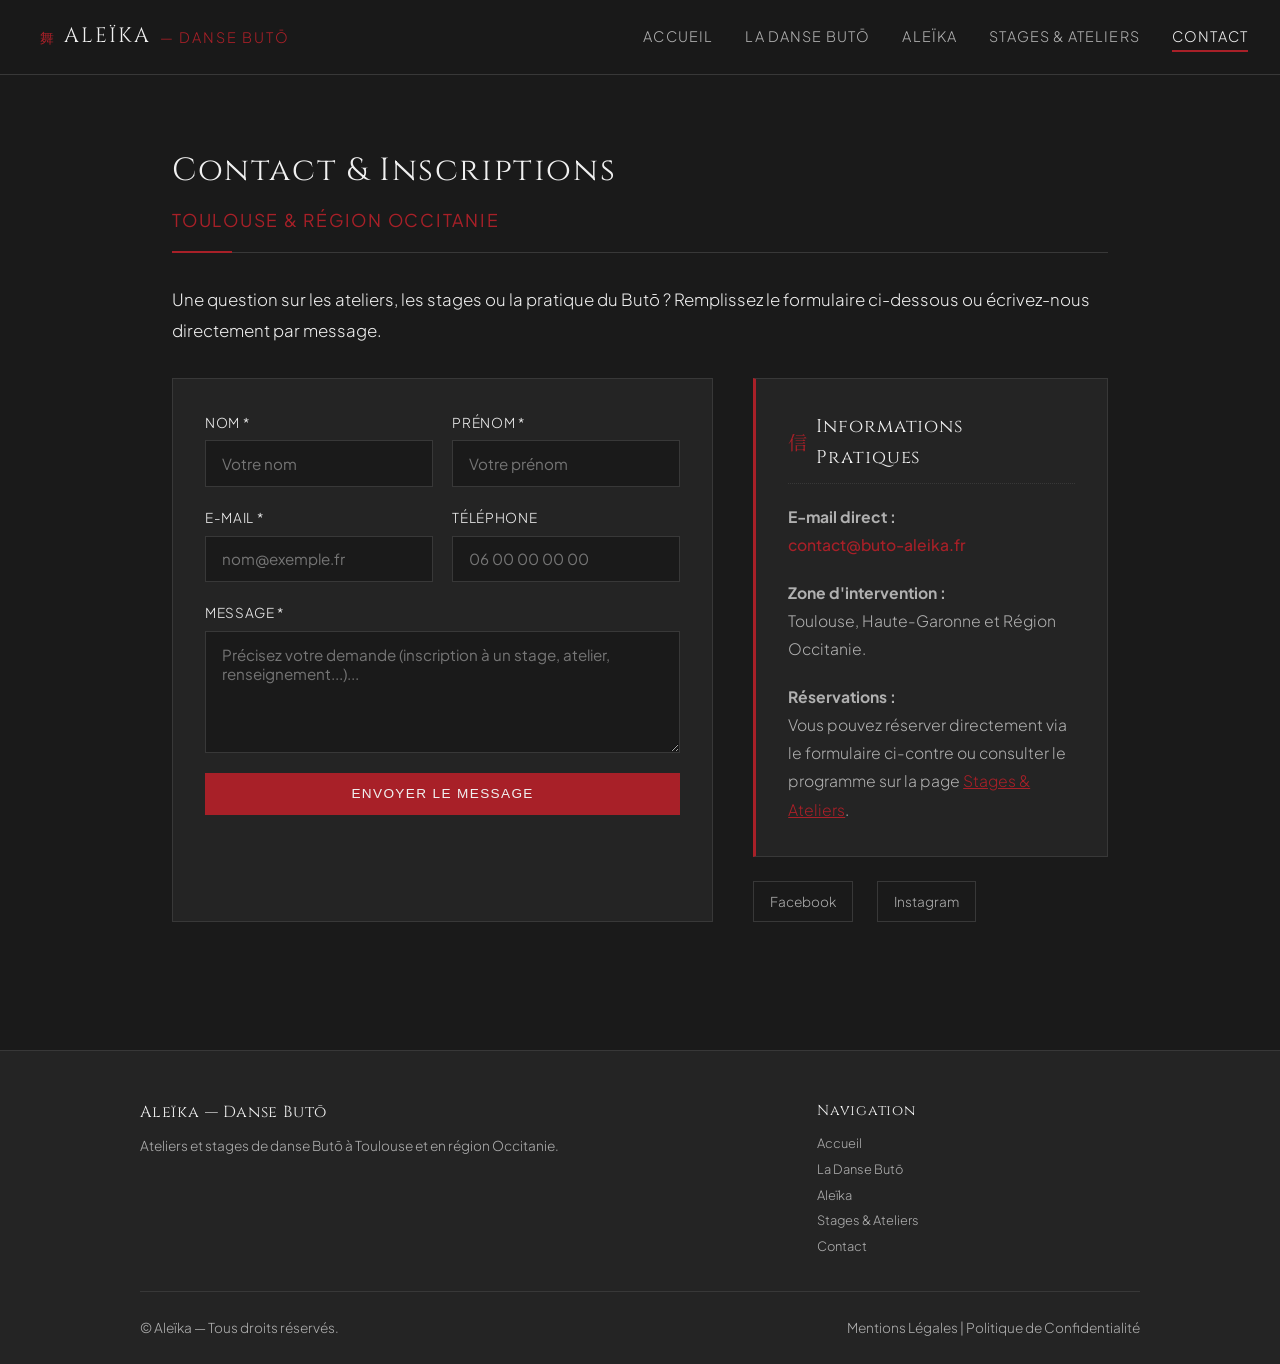
<file: contact.html>
<!DOCTYPE html>
<html lang="fr">
<head>
  <meta charset="UTF-8">
  <meta name="viewport" content="width=device-width, initial-scale=1.0">
  <title>Contact & Inscriptions — Danse Butō Toulouse | Aleïka</title>
  <meta name="description" content="Inscrivez-vous aux cours et stages de danse Butō à Toulouse & Occitanie. Contactez Aleïka pour toute information.">
  <link rel="canonical" href="https://buto-aleika.fr/contact.html">
  
  <link rel="preconnect" href="https://fonts.googleapis.com">
  <link rel="preconnect" href="https://fonts.gstatic.com" crossorigin>
  <link href="https://fonts.googleapis.com/css2?family=Cinzel:wght@400;600&family=Noto+Serif+JP:wght@300;400;600&family=Plus+Jakarta+Sans:wght@300;400;500;600&display=swap" rel="stylesheet">
  <link rel="stylesheet" href="style.css">
</head>
<body>

  <!-- Menu dynamique généré par components.js -->
  <div id="main-header"></div>

  <main>
    <section class="page-section">
      <h1 class="page-title">
        Contact & Inscriptions
        <span class="location-subtitle">Toulouse & Région Occitanie</span>
      </h1>

      <p class="lead-text">
        Une question sur les ateliers, les stages ou la pratique du Butō ? Remplissez le formulaire ci-dessous ou écrivez-nous directement par message.
      </p>

      <div class="contact-grid">
        <!-- FORMULAIRE DE CONTACT OPTIMISÉ -->
        <form class="contact-form" action="https://formspree.io/f/ton-id-formspree" method="POST" aria-label="Formulaire de contact">
          <div class="form-row">
            <div class="form-group">
              <label for="nom">Nom *</label>
              <input type="text" id="nom" name="nom" required autocomplete="family-name" placeholder="Votre nom">
            </div>

            <div class="form-group">
              <label for="prenom">Prénom *</label>
              <input type="text" id="prenom" name="prenom" required autocomplete="given-name" placeholder="Votre prénom">
            </div>
          </div>

          <div class="form-row">
            <div class="form-group">
              <label for="email">E-mail *</label>
              <input type="email" id="email" name="email" required autocomplete="email" placeholder="nom@exemple.fr">
            </div>

            <div class="form-group">
              <label for="telephone">Téléphone</label>
              <input type="tel" id="telephone" name="telephone" autocomplete="tel" placeholder="06 00 00 00 00">
            </div>
          </div>

          <div class="form-group">
            <label for="message">Message *</label>
            <textarea id="message" name="message" rows="5" required placeholder="Précisez votre demande (inscription à un stage, atelier, renseignement...)..."></textarea>
          </div>

          <button type="submit" class="btn">Envoyer le message</button>
        </form>

        <!-- INFORMATIONS COMPLÉMENTAIRES & CONTACT PROTÉGÉ -->
        <aside class="contact-info">
          <div class="quote-card style-poetic" style="margin: 0;">
            <h2 class="quote-title" style="font-size: 1.15rem; font-weight: normal;">
              <span class="kanji-accent">信</span> Informations Pratiques
            </h2>
            <div class="quote-body">
              <p><strong>E-mail direct :</strong><br>
                <span id="email-protection"><em>Chargement...</em></span>
              </p>
              
              <p style="margin-top: 1.2rem;"><strong>Zone d'intervention :</strong><br>
                Toulouse, Haute-Garonne et Région Occitanie.
              </p>
              
              <p style="margin-top: 1.2rem;"><strong>Réservations :</strong><br>
                Vous pouvez réserver directement via le formulaire ci-contre ou consulter le programme sur la page <a href="stages-ateliers.html" style="color: var(--accent-carmine); text-decoration: underline;">Stages & Ateliers</a>.
              </p>
            </div>
          </div>

          <div class="social-links" style="margin-top: 1.5rem;">
            <a href="https://www.facebook.com/profile.php?id=100057554694577" target="_blank" rel="noopener noreferrer" class="social-link">Facebook</a>
            <a href="https://www.instagram.com/aleika31/" target="_blank" rel="noopener noreferrer" class="social-link">Instagram</a>
          </div>
        </aside>
      </div>
    </section>
  </main>

  <!-- Footer dynamique généré par components.js -->
  <div id="main-footer"></div>

  <script src="components.js"></script>
</body>
</html>
</file>
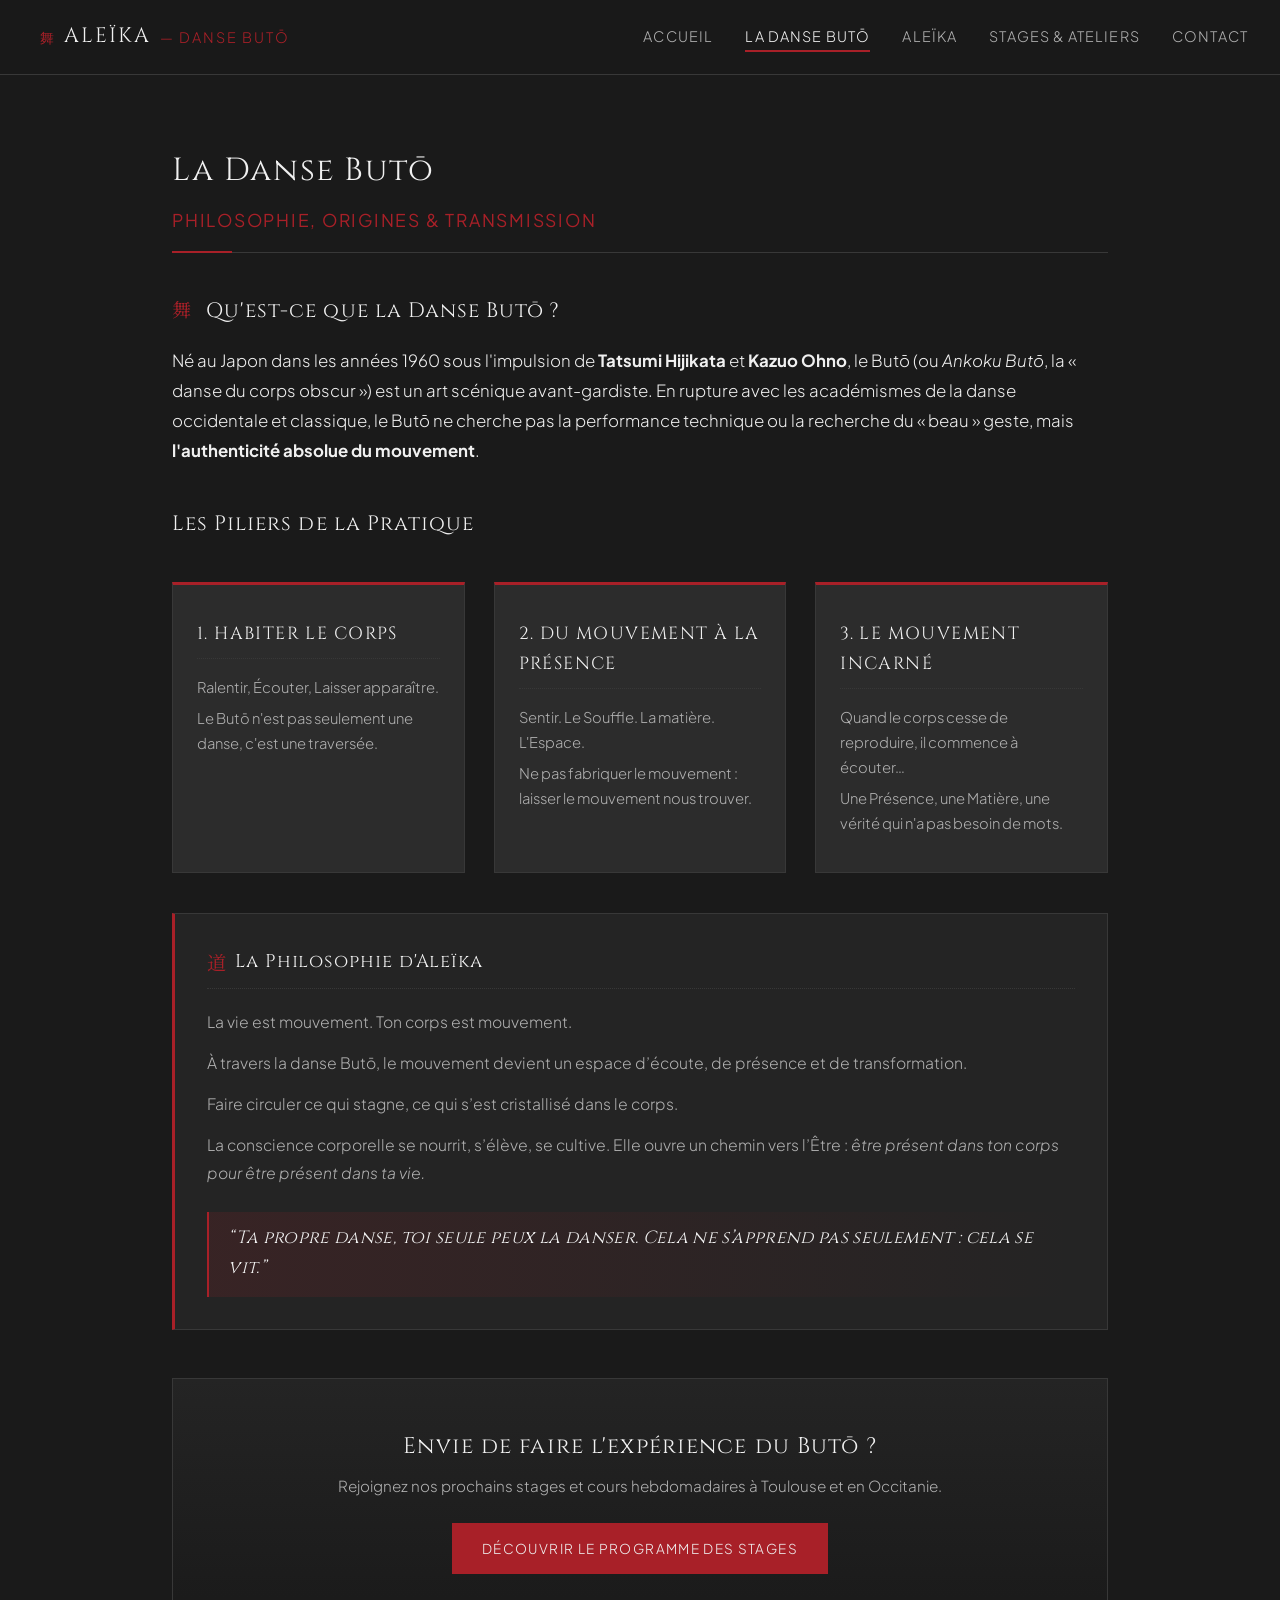
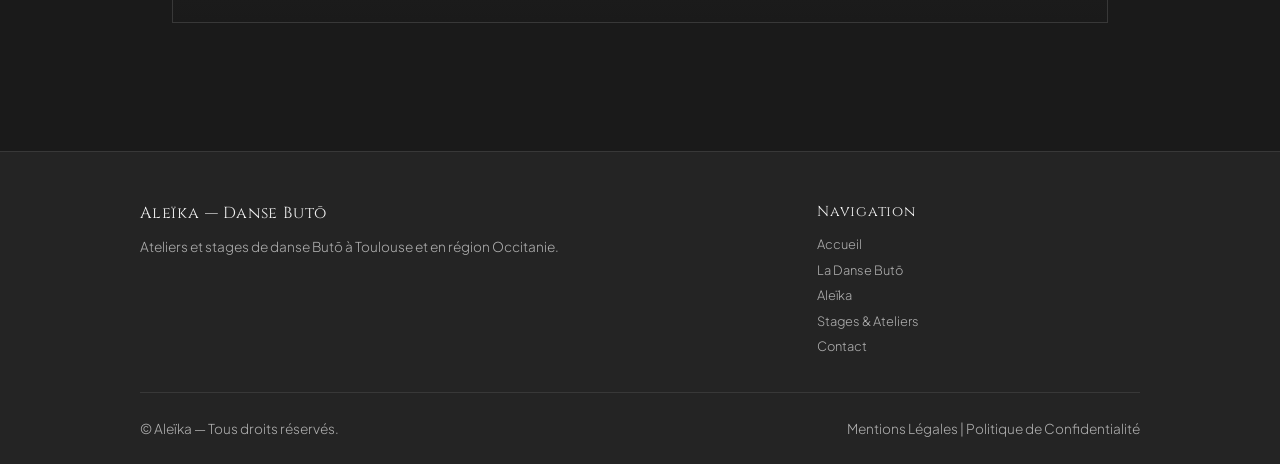
<file: la-danse-buto.html>
<!DOCTYPE html>
<html lang="fr">
<head>
  <meta charset="UTF-8">
  <meta name="viewport" content="width=device-width, initial-scale=1.0">
  <title>La Danse Butō : Origine, Philosophie & Mouvement — Aleïka</title>
  <meta name="description" content="Découvrez la philosophie de la danse Butō à Toulouse : origines japonaises, pratique du corps incarné, ancrage et transformation par le mouvement.">
  
  <link rel="preconnect" href="https://fonts.googleapis.com">
  <link rel="preconnect" href="https://fonts.gstatic.com" crossorigin>
  <link href="https://fonts.googleapis.com/css2?family=Cinzel:wght@400;600&family=Noto+Serif+JP:wght@300;400;600&family=Plus+Jakarta+Sans:wght@300;400;500;600&display=swap" rel="stylesheet">
  <link rel="stylesheet" href="style.css">
</head>
<body>

  <div id="main-header"></div>

  <main>
    <section class="page-section">
      
      <!-- ENTÊTE DE PAGE -->
      <h1 class="page-title">La Danse Butō
        <span class="location-subtitle">Philosophie, Origines & Transmission</span>
      </h1>

      <!-- SECTION 1 : ORIGINES ET ESSENCE -->
      <div class="intro-block">
        <h2 class="section-subtitle"><span class="kanji-accent">舞</span> Qu'est-ce que la Danse Butō ?</h2>
        <p class="lead-text">
          Né au Japon dans les années 1960 sous l'impulsion de <strong>Tatsumi Hijikata</strong> et <strong>Kazuo Ohno</strong>, le Butō (ou <em>Ankoku Butō</em>, la « danse du corps obscur ») est un art scénique avant-gardiste. En rupture avec les académismes de la danse occidentale et classique, le Butō ne cherche pas la performance technique ou la recherche du « beau » geste, mais <strong>l'authenticité absolue du mouvement</strong>.
        </p>
      </div>

      <!-- SECTION 2 : LES 3 PILIERS -->
      <h2 class="section-subtitle">Les Piliers de la Pratique</h2>
      <div class="pillars-grid">
        <div class="pillar-card">
          <h3>1. HABITER LE CORPS</h3>
          <p>Ralentir, Écouter, Laisser apparaître.</p>  
          <p>Le Butō n'est pas seulement une danse, c'est une traversée.</p>
        </div>
        <div class="pillar-card">
          <h3>2. DU MOUVEMENT À LA PRÉSENCE</h3>
          <p>Sentir. Le Souffle. La matière. L'Espace.</p> 
          <p>Ne pas fabriquer le mouvement : laisser le mouvement nous trouver.</p> 
        </div>
        <div class="pillar-card">
          <h3>3. LE MOUVEMENT INCARNÉ</h3>
          <p>Quand le corps cesse de reproduire, il commence à écouter…</p>
          <p>Une Présence, une Matière, une vérité qui n'a pas besoin de mots.</p>
        </div>
      </div>

      <!-- SECTION 3 : MANIFESTE / TEXTE POÉTIQUE -->
      <article class="quote-card style-poetic">
        <h3 class="quote-title"><span class="kanji-accent">道</span> La Philosophie d'Aleïka</h3>
        <div class="quote-body">
          <p>La vie est mouvement. Ton corps est mouvement.</p>
          <p>À travers la danse Butō, le mouvement devient un espace d’écoute, de présence et de transformation.</p>
          <p>Faire circuler ce qui stagne, ce qui s’est cristallisé dans le corps.</p>
          <p>La conscience corporelle se nourrit, s’élève, se cultive. Elle ouvre un chemin vers l’Être : <em>être présent dans ton corps pour être présent dans ta vie.</em></p>
        </div>
        <div class="quote-highlight">
          “Ta propre danse, toi seule peux la danser. Cela ne s’apprend pas seulement : cela se vit.”
        </div>
      </article>

      <!-- APPEL À L'ACTION -->
      <div class="cta-block">
        <h3>Envie de faire l'expérience du Butō ?</h3>
        <p>Rejoignez nos prochains stages et cours hebdomadaires à Toulouse et en Occitanie.</p>
        <a href="stages-ateliers.html" class="btn">Découvrir le programme des stages</a>
      </div>

    </section>
  </main>

  <div id="main-footer"></div>

  <script src="components.js"></script>
</body>
</html>
</file>
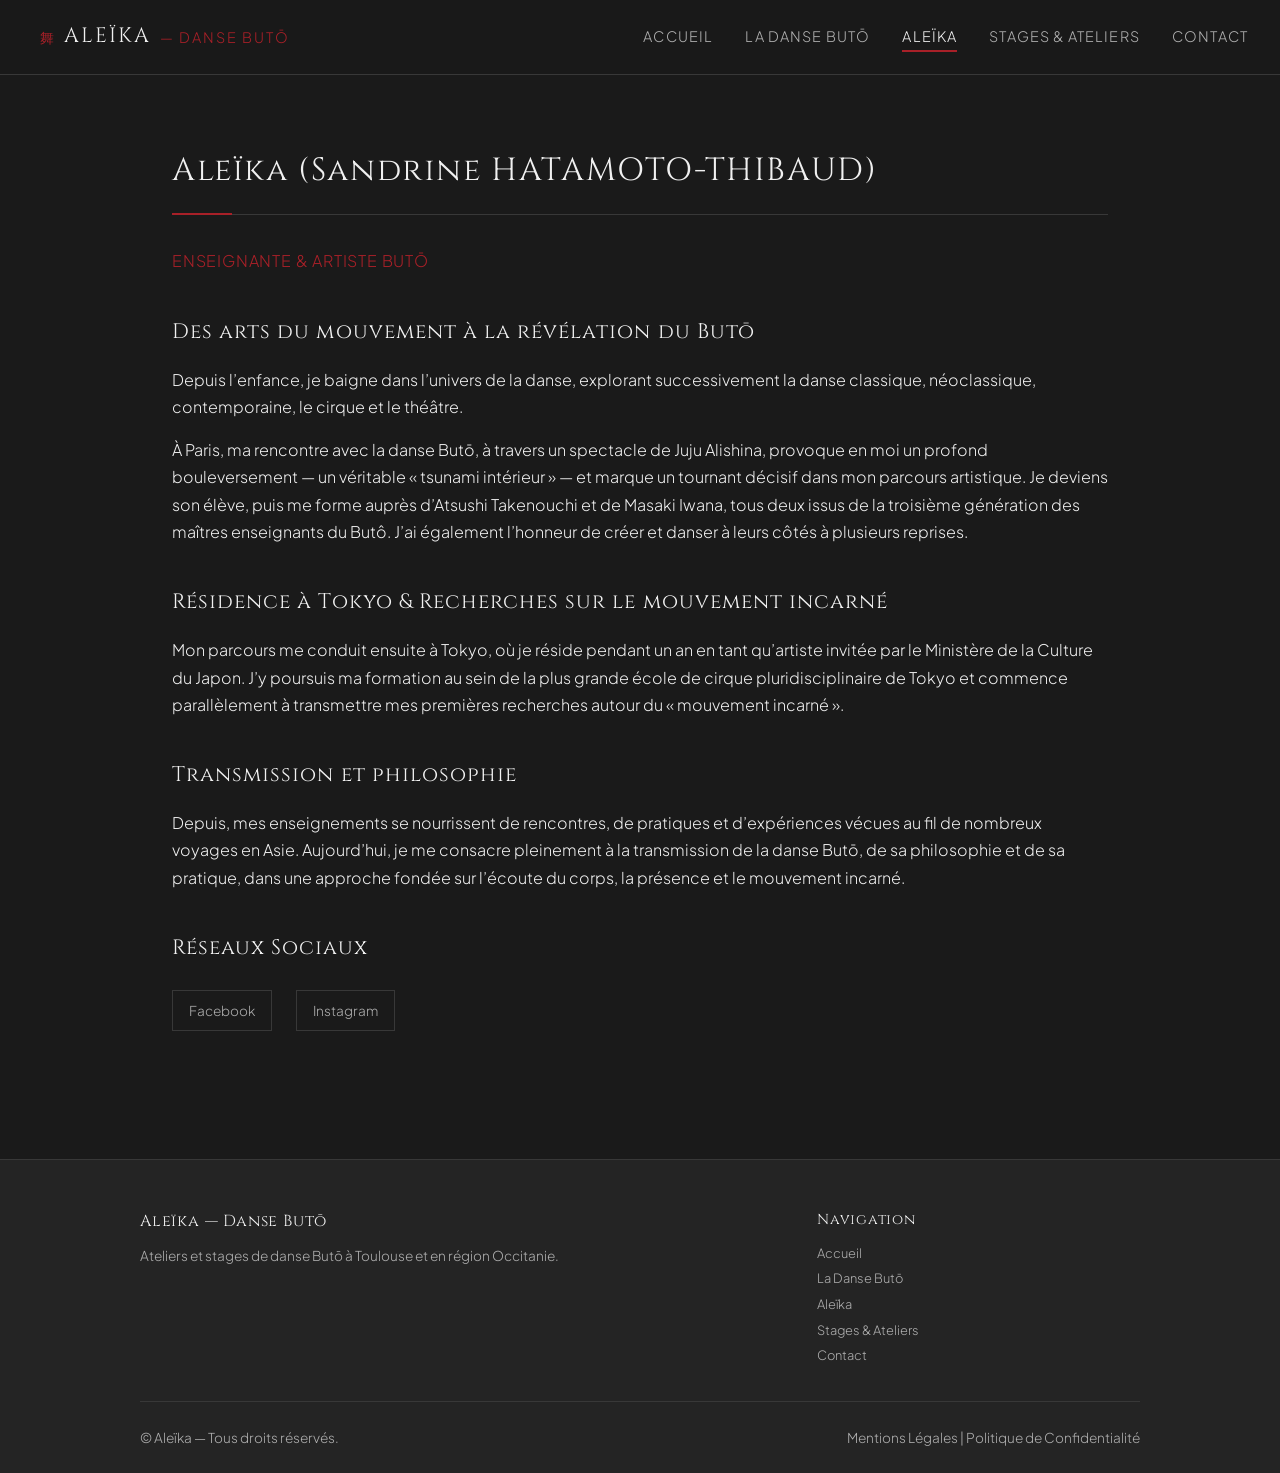
<file: parcours.html>
<!DOCTYPE html>
<html lang="fr">
<head>
  <meta charset="UTF-8">
  <meta name="viewport" content="width=device-width, initial-scale=1.0">
  <title>Parcours d'Aleïka (Sandrine Hatamoto-Thibaud) — Danse Butō</title>
  <meta name="description" content="Découvrez le parcours d'Aleïka, artiste et enseignante de danse Butō formée à Paris et Tokyo auprès de maîtres enseignants.">
  
  <link rel="preconnect" href="https://fonts.googleapis.com">
  <link rel="preconnect" href="https://fonts.gstatic.com" crossorigin>
  <link href="https://fonts.googleapis.com/css2?family=Cinzel:wght@400;600&family=Noto+Serif+JP:wght@300;400;600&family=Plus+Jakarta+Sans:wght@300;400;500;600&display=swap" rel="stylesheet">
  <link rel="stylesheet" href="style.css">
</head>
<body>

  <div id="main-header"></div>

  <main>
    <section class="page-section">
      <h1 class="page-title">Aleïka (Sandrine HATAMOTO-THIBAUD)</h1>
      <p style="color: var(--accent-carmine); text-transform: uppercase; letter-spacing: 0.05em; margin-bottom: 1.5rem;">Enseignante & Artiste Butō</p>

      <h2 class="section-subtitle">Des arts du mouvement à la révélation du Butō</h2>
      <p>Depuis l’enfance, je baigne dans l’univers de la danse, explorant successivement la danse classique, néoclassique, contemporaine, le cirque et le théâtre.</p>
      <p style="margin-top: 1rem;">À Paris, ma rencontre avec la danse Butō, à travers un spectacle de Juju Alishina, provoque en moi un profond bouleversement — un véritable « tsunami intérieur » — et marque un tournant décisif dans mon parcours artistique. Je deviens son élève, puis me forme auprès d’Atsushi Takenouchi et de Masaki Iwana, tous deux issus de la troisième génération des maîtres enseignants du Butô. J’ai également l’honneur de créer et danser à leurs côtés à plusieurs reprises.</p>

      <h2 class="section-subtitle">Résidence à Tokyo & Recherches sur le mouvement incarné</h2>
      <p>Mon parcours me conduit ensuite à Tokyo, où je réside pendant un an en tant qu’artiste invitée par le Ministère de la Culture du Japon. J’y poursuis ma formation au sein de la plus grande école de cirque pluridisciplinaire de Tokyo et commence parallèlement à transmettre mes premières recherches autour du « mouvement incarné ».</p>

      <h2 class="section-subtitle">Transmission et philosophie</h2>
      <p>Depuis, mes enseignements se nourrissent de rencontres, de pratiques et d’expériences vécues au fil de nombreux voyages en Asie. Aujourd’hui, je me consacre pleinement à la transmission de la danse Butō, de sa philosophie et de sa pratique, dans une approche fondée sur l’écoute du corps, la présence et le mouvement incarné.</p>

      <h2 class="section-subtitle">Réseaux Sociaux</h2>
      <div class="social-links">
        <a href="https://www.facebook.com/profile.php?id=100057554694577" target="_blank" rel="noopener" class="social-link">Facebook</a>
        <a href="https://www.instagram.com/aleika31/" target="_blank" rel="noopener" class="social-link">Instagram</a>
      </div>
    </section>
  </main>

  <div id="main-footer"></div>

  <script src="components.js"></script>
</body>
</html>
</file>
<file: style.css>
/* ==========================================================================
   1. CHARTE GRAPHIQUE & VARIABLES (Ajustée pour un fond plus clair)
   ========================================================================== */
:root {
  --bg-main: #1a1a1a;         /* Gris charbon plus lumineux */
  --bg-surface: #242424;      /* Surface légèrement plus claire */
  --bg-card: #2c2c2c;         /* Cartes & modules bien contrastés */
  --text-main: #f0f0f0;       /* Blanc cassé très lisible */
  --text-muted: #b0b0b0;      /* Gris secondaire optimisé */
  --accent-carmine: #a82028;  /* Rouge carmin (légèrement ajusté pour le contraste) */
  --accent-hover: #c92a34;    /* Rouge carmin survol */
  --border-color: #383838;    /* Lignes épurées et visibles */
  --font-title: 'Cinzel', 'Noto Serif JP', serif;
  --font-body: 'Plus Jakarta Sans', sans-serif;
}

/* ==========================================================================
   2. REINITIALISATION & BASE
   ========================================================================== */
* {
  box-sizing: border-box;
  margin: 0;
  padding: 0;
}

html {
  scroll-behavior: smooth;
}

body {
  background-color: var(--bg-main);
  color: var(--text-main);
  font-family: var(--font-body);
  font-weight: 300;
  line-height: 1.7;
  overflow-x: hidden;
}

h1, h2, h3, h4 {
  font-family: var(--font-title);
  color: var(--text-main);
  font-weight: 400;
  letter-spacing: 0.05em;
}

a {
  color: inherit;
  text-decoration: none;
  transition: all 0.3s ease;
}

ul {
  list-style: none;
}

.kanji-accent {
  font-family: 'Noto Serif JP', serif;
  color: var(--accent-carmine);
  font-size: 1.2rem;
  margin-right: 8px;
}

/* ==========================================================================
   3. NAVIGATION (HEADER)
   ========================================================================== */
.header {
  position: fixed;
  top: 0;
  left: 0;
  width: 100%;
  background-color: rgba(26, 26, 26, 0.95);
  backdrop-filter: blur(8px);
  border-bottom: 1px solid var(--border-color);
  z-index: 1000;
  padding: 1.2rem 2rem;
  display: flex;
  justify-content: space-between;
  align-items: center;
}

.brand {
  font-family: var(--font-title);
  font-size: 1.3rem;
  letter-spacing: 0.1em;
  text-transform: uppercase;
  display: flex;
  align-items: center;
}

.brand span {
  color: var(--accent-carmine);
  margin-left: 0.5rem;
  font-size: 0.9rem;
  font-family: var(--font-body);
}

.nav-menu {
  display: flex;
  flex-direction: row;
  gap: 2rem;
  list-style: none;
  margin: 0;
  padding: 0;
}

.nav-link {
  font-size: 0.9rem;
  text-transform: uppercase;
  letter-spacing: 0.08em;
  color: var(--text-muted);
  cursor: pointer;
  position: relative;
  padding-bottom: 4px;
  text-decoration: none;
  display: inline-block;
}

.nav-link:hover,
.nav-link.active {
  color: var(--text-main);
}

.nav-link.active::after {
  content: '';
  position: absolute;
  bottom: 0;
  left: 0;
  width: 100%;
  height: 2px;
  background-color: var(--accent-carmine);
}

.menu-toggle {
  display: none;
  background: none;
  border: none;
  color: var(--text-main);
  font-size: 1.5rem;
  cursor: pointer;
}

@media (max-width: 768px) {
  .menu-toggle {
    display: block;
  }

  .nav-menu {
    position: fixed;
    top: 65px;
    left: 0;
    width: 100%;
    background-color: var(--bg-surface);
    flex-direction: column;
    gap: 0;
    border-bottom: 1px solid var(--border-color);
    display: none;
  }

  .nav-menu.mobile-open {
    display: flex;
  }

  .nav-link {
    padding: 1.2rem 2rem;
    border-bottom: 1px solid var(--border-color);
    width: 100%;
    display: block;
  }

  .nav-link.active::after {
    display: none;
  }
}

/* ==========================================================================
   4. LAYOUT DES PAGES
   ========================================================================== */
main {
  margin-top: 80px;
  min-height: calc(100vh - 160px);
}

.page-section {
  padding: 4rem 2rem;
  max-width: 1000px;
  margin: 0 auto;
  animation: fadeIn 0.4s ease-in-out;
}

@keyframes fadeIn {
  from { opacity: 0; transform: translateY(8px); }
  to { opacity: 1; transform: translateY(0); }
}

/* ==========================================================================
   5. COMPOSANTS TYPOGRAPHIQUES & BOUTONS
   ========================================================================== */
.page-title {
  font-size: 2rem;
  margin-bottom: 2rem;
  border-bottom: 1px solid var(--border-color);
  padding-bottom: 1rem;
  position: relative;
}

.page-title::after {
  content: '';
  position: absolute;
  bottom: -1px;
  left: 0;
  width: 60px;
  height: 2px;
  background-color: var(--accent-carmine);
}

.section-subtitle {
  font-size: 1.3rem;
  margin: 2.5rem 0 1rem 0;
  color: var(--text-main);
}

.page-title-hero {
  font-size: 2.5rem;
  font-family: var(--font-title);
  color: var(--text-main);
  text-align: center;
}

.location-subtitle {
  display: block;
  font-size: 1.1rem;
  color: var(--accent-carmine);
  font-family: var(--font-body);
  letter-spacing: 0.1em;
  text-transform: uppercase;
  margin-top: 0.5rem;
}

.btn {
  display: inline-block;
  background-color: var(--accent-carmine);
  color: var(--text-main);
  padding: 0.8rem 1.8rem;
  border: 1px solid var(--accent-carmine);
  font-size: 0.85rem;
  text-transform: uppercase;
  letter-spacing: 0.1em;
  cursor: pointer;
  transition: all 0.3s ease;
  text-align: center;
}

.btn:hover {
  background-color: var(--accent-hover);
  border-color: var(--accent-hover);
}

.btn-secondary {
  background-color: transparent;
  border-color: var(--border-color);
  color: var(--text-muted);
}

.btn-secondary:hover {
  background-color: var(--bg-surface);
  border-color: var(--text-muted);
  color: var(--text-main);
}

.btn-disabled {
  background-color: #383838;
  border-color: #383838;
  color: #777777;
  cursor: not-allowed;
}

/* ==========================================================================
   6. SECTIONS SPECIFIQUES
   ========================================================================== */
/* ==========================================================================
   HERO SECTION OPTIMISÉE (Ajustement luminosité & cadrage haut)
   ========================================================================== */
.hero {
  position: relative;
  text-align: center;
  padding: 6.5rem 1.5rem;
  /* Overlay adouci (transparence de 30% à 70%) + alignement en HAUT de l'image (top center) */
  background: 
    linear-gradient(180deg, rgba(18, 18, 18, 0.10) 0%, rgba(18, 18, 18, 0.72) 100%),
    url('main.jfif') top center / cover no-repeat;
  border: 1px solid var(--border-color);
  margin-bottom: 3rem;
  border-radius: 4px;
  overflow: hidden;
  box-shadow: inset 0 0 30px rgba(0, 0, 0, 0.3);
  display: flex;
  flex-direction: column;
  align-items: center;
  justify-content: center;
}

.hero .page-title-hero {
  font-size: 2.8rem;
  margin-bottom: 0.8rem;
  line-height: 1.2;
  /* Ombres portées renforcées pour maintenir une excellente lisibilité sur fond plus clair */
  text-shadow: 0 2px 10px rgba(0, 0, 0, 0.95);
}

.hero .location-subtitle {
  text-shadow: 0 2px 8px rgba(0, 0, 0, 0.95);
}

.hero .subtitle {
  font-size: 1.25rem;
  color: #ffffff;
  font-style: italic;
  margin-bottom: 0.5rem;
  text-shadow: 0 2px 8px rgba(0, 0, 0, 0.95);
}

.hero .brand-name {
  font-family: var(--font-title);
  letter-spacing: 0.15em;
  text-transform: uppercase;
  color: #e63946; /* Rouge carmin plus lumineux pour ressortir sur la photo */
  font-weight: 600;
  margin-bottom: 2rem;
  font-style: normal;
  text-shadow: 0 2px 8px rgba(0, 0, 0, 0.95);
}

/* Adaptation Responsive */
@media (max-width: 768px) {
  .hero {
    padding: 5rem 1rem 4rem 1rem;
  }

  .hero .page-title-hero {
    font-size: 2.1rem;
  }

  .hero .subtitle {
    font-size: 1.05rem;
  }
}

/* --- CARTES CITATIONS --- */
.quote-card {
  background-color: var(--bg-surface);
  border: 1px solid var(--border-color);
  border-left: 3px solid var(--accent-carmine);
  padding: 2rem;
  margin: 2.5rem 0;
  position: relative;
  transition: transform 0.3s ease, border-color 0.3s ease;
}

.quote-card:hover {
  border-color: var(--border-color);
  border-left-color: var(--accent-hover);
}

.quote-title {
  font-family: var(--font-title);
  font-size: 1.15rem;
  color: var(--text-main);
  margin-bottom: 1.2rem;
  display: flex;
  align-items: center;
  letter-spacing: 0.05em;
  border-bottom: 1px dotted var(--border-color);
  padding-bottom: 0.6rem;
}

.quote-body p {
  color: var(--text-muted);
  font-size: 0.98rem;
  line-height: 1.8;
  margin-bottom: 0.8rem;
}

.quote-body p:last-child {
  margin-bottom: 0;
}

.quote-highlight {
  margin-top: 1.5rem;
  padding-top: 1rem;
  font-family: var(--font-title);
  font-size: 1.1rem;
  font-style: italic;
  color: var(--text-main);
  background: linear-gradient(90deg, rgba(168, 32, 40, 0.15) 0%, transparent 100%);
  padding: 0.8rem 1.2rem;
  border-left: 2px solid var(--accent-carmine);
  letter-spacing: 0.02em;
}

.highlight {
  color: var(--text-main);
  font-weight: 600;
}

/* Events Grid */
.events-grid {
  display: grid;
  grid-template-columns: 1fr;
  gap: 2rem;
  margin-top: 2rem;
}

.event-card {
  background-color: var(--bg-card);
  border: 1px solid var(--border-color);
  display: flex;
  flex-direction: column;
  overflow: hidden;
}

@media (min-width: 768px) {
  .event-card {
    flex-direction: row;
  }
}

.event-image {
  width: 100%;
  height: 200px;
  object-fit: cover;
  background-color: var(--bg-surface);
  border-bottom: 1px solid var(--border-color);
}

@media (min-width: 768px) {
  .event-image {
    width: 30%;
    height: auto;
    border-bottom: none;
    border-right: 1px solid var(--border-color);
  }
}

.event-content {
  padding: 1.5rem;
  flex: 1;
  display: flex;
  flex-direction: column;
  justify-content: space-between;
}

.event-title {
  font-size: 1.2rem;
  margin-bottom: 0.5rem;
}

/* --- LISIBILITÉ LIEU ET DATE (EVENT META) --- */
.event-meta {
  display: flex;
  flex-direction: column;
  gap: 0.5rem;
  margin-bottom: 1rem;
}

@media (min-width: 500px) {
  .event-meta {
    flex-direction: row;
    flex-wrap: wrap;
    align-items: center;
  }
}

.event-meta-item {
  display: inline-flex;
  align-items: center;
  gap: 0.4rem;
  font-size: 0.85rem;
  font-weight: 500;
  color: var(--text-main); /* Utilisation du blanc cassé lumineux (#f0f0f0) */
  background-color: var(--bg-surface); /* Fond légèrement plus clair pour détacher l'élément */
  padding: 0.35rem 0.75rem;
  border-radius: 4px;
  border: 1px solid var(--border-color);
  letter-spacing: 0.02em;
}

.event-meta-item svg {
  width: 14px;
  height: 14px;
  fill: var(--accent-hover); /* Accentuation rouge vive sur les icônes uniquement */
  flex-shrink: 0;
}

.event-desc {
  font-size: 0.95rem;
  color: var(--text-muted);
  margin-bottom: 1.5rem;
}

.event-footer {
  display: flex;
  justify-content: flex-start;
  align-items: center;
  margin-top: auto;
}

/* Grille Tarifaire */
.pricing-grid {
  display: grid;
  grid-template-columns: 1fr;
  gap: 1.5rem;
  margin: 2rem 0;
}

@media (min-width: 600px) {
  .pricing-grid {
    grid-template-columns: 1fr 1fr;
  }
}

.pricing-card {
  background-color: var(--bg-surface);
  border: 1px solid var(--border-color);
  padding: 1.5rem;
}

.pricing-card h3 {
  font-size: 1.1rem;
  margin-bottom: 1rem;
  color: var(--accent-carmine);
}

/* Social Links */
.social-links {
  display: flex;
  gap: 1.5rem;
  margin-top: 1.5rem;
}

.social-link {
  display: inline-flex;
  align-items: center;
  gap: 0.5rem;
  color: var(--text-muted);
  border: 1px solid var(--border-color);
  padding: 0.5rem 1rem;
  font-size: 0.85rem;
}

.social-link:hover {
  color: var(--text-main);
  border-color: var(--accent-carmine);
}

/* ==========================================================================
   7. FOOTER
   ========================================================================== */
.footer {
  background-color: var(--bg-surface);
  border-top: 1px solid var(--border-color);
  padding: 3rem 2rem 1.5rem 2rem;
  margin-top: 4rem;
  font-size: 0.85rem;
  color: var(--text-muted);
}

.footer-content {
  max-width: 1000px;
  margin: 0 auto;
  display: grid;
  grid-template-columns: 1fr;
  gap: 2rem;
  margin-bottom: 2rem;
}

@media (min-width: 768px) {
  .footer-content {
    grid-template-columns: 2fr 1fr;
  }
}

.footer-links a:hover {
  color: var(--text-main);
}

.footer-bottom {
  max-width: 1000px;
  margin: 0 auto;
  padding-top: 1.5rem;
  border-top: 1px solid var(--border-color);
  display: flex;
  flex-direction: column;
  gap: 1rem;
  align-items: center;
  text-align: center;
}

@media (min-width: 600px) {
  .footer-bottom {
    flex-direction: row;
    justify-content: space-between;
  }
}

/* ==========================================================================
   PAGE LA DANSE BUTO (MISE EN VALEUR)
   ========================================================================== */
.lead-text {
  font-size: 1.05rem;
  line-height: 1.8;
  color: var(--text-main);
  margin-top: 1rem;
  margin-bottom: 2rem;
}

/* ==========================================================================
   MISE EN VALEUR DE LA GRILLE DES 3 PILIERS
   ========================================================================== */
.pillars-grid {
  display: grid;
  grid-template-columns: 1fr;
  gap: 1.8rem;
  margin: 2.5rem 0;
}

@media (min-width: 768px) {
  .pillars-grid {
    grid-template-columns: repeat(3, 1fr);
  }
}

.pillar-card {
  position: relative;
  background-color: var(--bg-card);
  border: 1px solid var(--border-color);
  border-top: 3px solid var(--accent-carmine); /* Ligne d'accent supérieure */
  padding: 2.2rem 1.5rem 1.8rem 1.5rem;
  text-align: left;
  transition: transform 0.3s ease, border-color 0.3s ease, box-shadow 0.3s ease;
  overflow: hidden;
}

.pillar-card:hover {
  transform: translateY(-4px);
  border-color: var(--accent-hover);
  box-shadow: 0 8px 24px rgba(0, 0, 0, 0.4);
}

/* Grand chiffre stylized en filigrane en arrière-plan */
.pillar-number {
  position: absolute;
  top: -10px;
  right: 10px;
  font-family: var(--font-title);
  font-size: 4.5rem;
  font-weight: 600;
  color: rgba(255, 255, 255, 0.04);
  line-height: 1;
  pointer-events: none;
}

.pillar-card h3 {
  font-family: var(--font-title);
  font-size: 1.1rem;
  color: var(--text-main);
  text-transform: uppercase;
  letter-spacing: 0.08em;
  margin-bottom: 1rem;
  padding-bottom: 0.5rem;
  border-bottom: 1px dotted var(--border-color);
}

.pillar-subtitle {
  font-family: var(--font-title);
  color: var(--accent-carmine);
  font-size: 0.9rem;
  font-weight: 600;
  margin-bottom: 0.8rem;
  text-transform: uppercase;
  letter-spacing: 0.05em;
}

.pillar-card p {
  font-size: 0.92rem;
  color: var(--text-muted);
  line-height: 1.7;
  margin-bottom: 0.4rem;
}

.pillar-card p strong {
  color: var(--text-main);
}

.audience-box {
  background-color: var(--bg-surface);
  border: 1px solid var(--border-color);
  padding: 2rem;
  margin: 2.5rem 0;
}

.audience-list {
  margin-top: 1.2rem;
  padding-left: 0;
  list-style: none;
}

.audience-list li {
  position: relative;
  padding-left: 1.8rem;
  margin-bottom: 1rem;
  font-size: 0.95rem;
  color: var(--text-muted);
  line-height: 1.7;
}

.audience-list li::before {
  content: '✦';
  position: absolute;
  left: 0;
  color: var(--accent-carmine);
}

.audience-list strong {
  color: var(--text-main);
}

.cta-block {
  text-align: center;
  padding: 3rem 1.5rem;
  background: linear-gradient(180deg, var(--bg-surface) 0%, var(--bg-main) 100%);
  border: 1px solid var(--border-color);
  margin-top: 3rem;
}

.cta-block h3 {
  font-size: 1.4rem;
  margin-bottom: 0.5rem;
}

.cta-block p {
  color: var(--text-muted);
  margin-bottom: 1.5rem;
  font-size: 0.95rem;
}

/* ==========================================================================
   FORMULAIRE DE CONTACT
   ========================================================================== */
.contact-grid {
  display: grid;
  grid-template-columns: 1fr;
  gap: 2.5rem;
  margin-top: 2rem;
}

@media (min-width: 850px) {
  .contact-grid {
    grid-template-columns: 3fr 2fr;
  }
}

.contact-form {
  background-color: var(--bg-surface);
  border: 1px solid var(--border-color);
  padding: 2rem;
  display: flex;
  flex-direction: column;
  gap: 1.2rem;
}

.form-row {
  display: grid;
  grid-template-columns: 1fr;
  gap: 1.2rem;
}

@media (min-width: 600px) {
  .form-row {
    grid-template-columns: 1fr 1fr;
  }
}

.form-group {
  display: flex;
  flex-direction: column;
  gap: 0.4rem;
}

.form-group label {
  font-size: 0.85rem;
  text-transform: uppercase;
  letter-spacing: 0.05em;
  color: var(--text-main);
}

.form-group input,
.form-group textarea {
  background-color: var(--bg-main);
  border: 1px solid var(--border-color);
  color: var(--text-main);
  padding: 0.8rem 1rem;
  font-family: var(--font-body);
  font-size: 0.95rem;
  transition: border-color 0.3s ease;
  outline: none;
}

.form-group input:focus,
.form-group textarea:focus {
  border-color: var(--accent-carmine);
}

.form-group textarea {
  resize: vertical;
}

/* ==========================================================================
   LAYOUT PAGE STAGES & ATELIERS (2 COLONNES)
   ========================================================================== */
.stages-layout {
  display: grid;
  grid-template-columns: 1fr;
  gap: 2rem;
  margin-top: 2rem;
}

@media (min-width: 900px) {
  .stages-layout {
    grid-template-columns: 2fr 1fr;
    align-items: start;
  }
}
</file>
